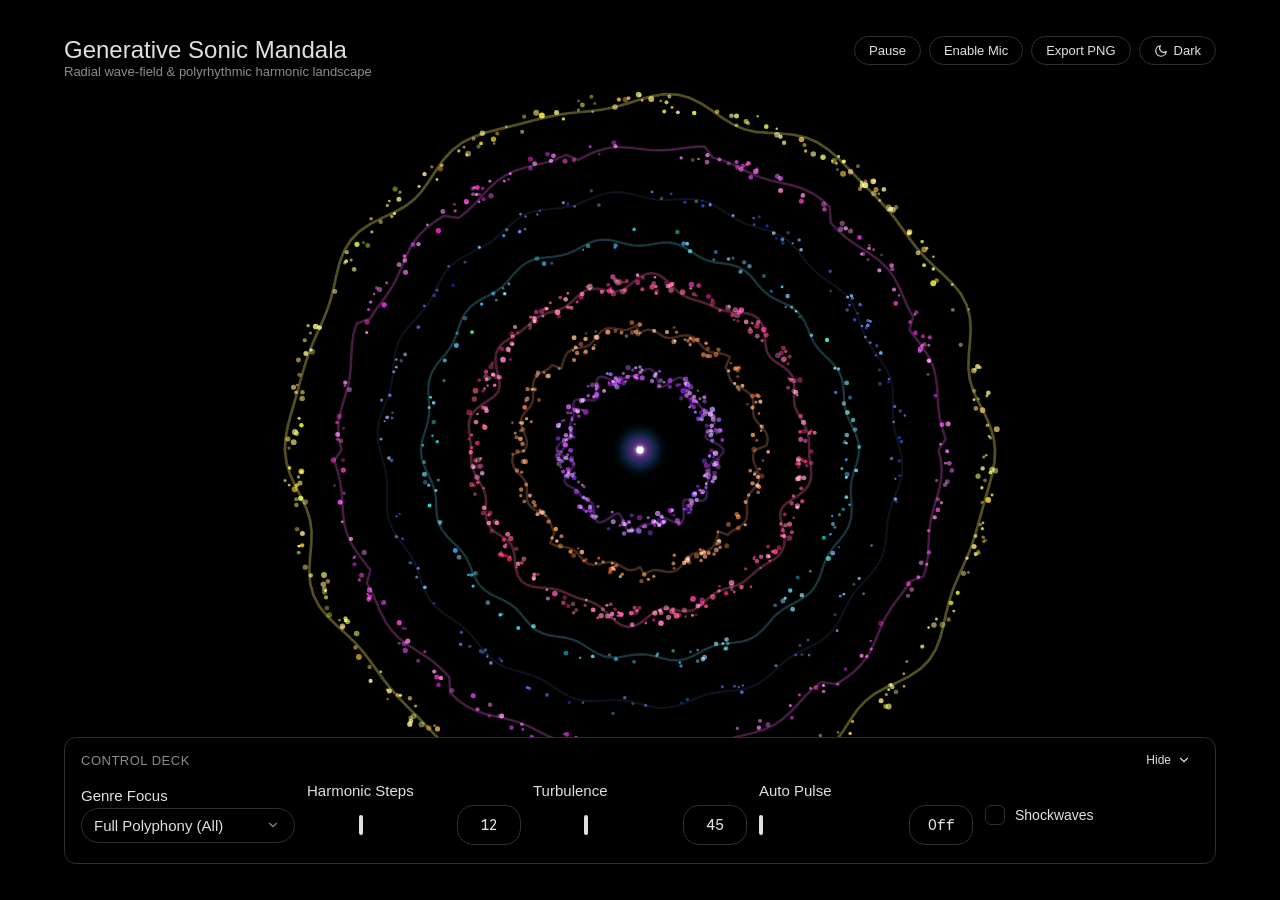
<file: src/index.html>
<!doctype html>
<html lang="en">

<head>
  <meta charset="UTF-8" />
  <meta name="viewport" content="width=device-width, initial-scale=1.0, viewport-fit=cover" />
  <meta name="theme-color" content="#000000" />
  <meta name="color-scheme" content="dark light" />
  <meta name="description"
    content="Interactive generative audio-reactive mandala artwork with polyrhythmic frequency bands." />
  <title>Generative Sonic Mandala</title>

  <!--
    Google Fonts loaded as <link> tags instead of CSS @import.
    <link> tags are fetched in parallel with HTML parsing; @import blocks CSSOM construction.
    The CSS variable fallback chain (Google Sans Flex → Google Sans → sans-serif) ensures
    the app works identically offline without any layout shift.
  -->
  <link rel="preconnect" href="https://fonts.googleapis.com" />
  <link rel="preconnect" href="https://fonts.gstatic.com" crossorigin />
  <link rel="stylesheet"
    href="https://fonts.googleapis.com/css2?family=Google+Sans+Flex:ital,wght@0,300..700;1,300..700&family=Google+Sans+Code:ital,wght,MONO@0,300..700,0..1;1,300..700,0..1&display=swap" />

  <!-- Theme & viewport height init: runs before body paint to prevent FOUC / theme flash -->
  <script>
    (function () {
      function setAppHeight() {
        document.documentElement.style.setProperty("--app-height", window.innerHeight + "px");
      }
      setAppHeight();
      window.addEventListener("resize", setAppHeight, { passive: true });
      window.addEventListener("orientationchange", setAppHeight, { passive: true });

      var saved = localStorage.getItem("mandala_theme") || "dark";
      var prefersDark = window.matchMedia && window.matchMedia("(prefers-color-scheme: dark)").matches;
      var effective = saved === "system" ? (prefersDark ? "dark" : "light") : saved;
      document.documentElement.setAttribute("data-theme", effective);
      document.documentElement.setAttribute("data-theme-setting", saved);
    })();
  </script>

  <!-- External Stylesheet (relative to src/ document root) -->
  <link rel="stylesheet" href="css/style.css" />

  <!-- Application Logic (relative to src/ document root) -->
  <script src="js/app.js" defer></script>
</head>

<body>
  <div class="widget-container">
    <div class="widget-header hud" id="hudHeader">
      <div class="widget-header-content">
        <div>
          <!-- Standalone page single h1 -->
          <h1 class="widget-title">Generative Sonic Mandala</h1>
          <p class="widget-subtitle">Radial wave-field &amp; polyrhythmic harmonic landscape</p>
        </div>
        <div class="widget-header-actions">
          <button id="playPauseBtn" type="button" class="hdr-btn" aria-pressed="false"
            aria-label="Pause the visualiser animation">
            Pause
          </button>
          <button id="audioBtn" type="button" class="hdr-btn"
            aria-label="Toggle microphone input for audio-reactive mode">
            Enable Mic
          </button>
          <button id="exportBtn" type="button" class="hdr-btn" aria-label="Export current mandala frame as a PNG image">
            Export PNG
          </button>
          <button id="themeBtn" type="button" class="hdr-btn" title="Theme: System (click to switch mode)"
            aria-label="Theme: System. Click to cycle theme.">
            <span id="themeIcon" style="display: inline-flex; align-items: center; width: 14px; height: 14px;"></span>
            <span id="themeLabel">System</span>
          </button>
        </div>
      </div>
    </div>

    <div class="viewport-container" id="viewportWrapper">
      <!--
        role="img" + aria-label so screen readers identify the canvas.
        tabindex="-1": the canvas is never a focus stop; keys are handled globally by HudCtrl.
      -->
      <canvas id="mandalaCanvas" tabindex="-1" role="img"
        aria-label="Generative sonic mandala — interactive radial waveform visualization. Click or tap to emit an acoustic impulse, double-click for a mega impulse, hover to inspect frequency bands.">
      </canvas>
      <div id="freqTag" class="canvas-overlay-tag" style="opacity: 0" aria-hidden="true"></div>
    </div>

    <div class="control-deck hud" id="controlDeck">
      <div class="control-deck-header" id="deckHeader">
        <span class="control-deck-title">Control Deck</span>
        <!-- aria-controls links button to its controlled region -->
        <button class="control-deck-toggle" type="button" aria-expanded="true" aria-controls="deckBody"
          aria-label="Toggle control panel visibility">
          <span id="toggleText">Hide</span>
          <svg viewBox="0 0 24 24" fill="none" stroke="currentColor" stroke-width="2" stroke-linecap="round"
            stroke-linejoin="round" aria-hidden="true">
            <polyline points="6 9 12 15 18 9"></polyline>
          </svg>
        </button>
      </div>

      <div class="control-deck-body" id="deckBody">
        <div class="control-grid">
          <div class="control-item">
            <label class="control-label" for="genreSelect">Genre Focus</label>
            <select id="genreSelect" class="lumi-select" data-key="genre"
              aria-label="Select frequency band genre focus">
              <option value="all" selected="">Full Polyphony (All)</option>
              <option value="metal">Progressive Metal</option>
              <option value="rock">Alternative &amp; Heavy Rock</option>
              <option value="pop">Kinetic Pop</option>
              <option value="sub">Sub-Bass &amp; Low-End</option>
              <option value="ambient">Ambient Soundscape</option>
              <option value="synth">Synthwave</option>
              <option value="dnb">Drum &amp; Bass</option>
            </select>
          </div>

          <div class="control-item">
            <label class="control-label" for="complexitySlider">Harmonic Steps</label>
            <div class="lumi-slider-container">
              <!--
                aria-valuemin/max/now/text provide semantic slider state
                for screen readers, updated live in InteractionCtrl.
              -->
              <input type="range" id="complexitySlider" class="lumi-slider" data-key="complexity" min="4" max="24"
                value="12" style="--progress: 40%" aria-valuemin="4" aria-valuemax="24" aria-valuenow="12"
                aria-valuetext="12 harmonic steps" />
              <div id="complexitySlider-val" class="lumi-slider-value" aria-hidden="true">12</div>
            </div>
          </div>

          <div class="control-item">
            <label class="control-label" for="resonanceSlider">Turbulence</label>
            <div class="lumi-slider-container">
              <input type="range" id="resonanceSlider" class="lumi-slider" data-key="resonance" min="10" max="100"
                value="45" style="--progress: 38.8888%" aria-valuemin="10" aria-valuemax="100" aria-valuenow="45"
                aria-valuetext="45% turbulence" />
              <div id="resonanceSlider-val" class="lumi-slider-value" aria-hidden="true">45</div>
            </div>
          </div>

          <div class="control-item">
            <label class="control-label" for="autoSlider">Auto Pulse</label>
            <div class="lumi-slider-container">
              <input type="range" id="autoSlider" class="lumi-slider" data-key="autoPulse" min="0" max="10" step="1"
                value="0" style="--progress: 0%" aria-valuemin="0" aria-valuemax="10" aria-valuenow="0"
                aria-valuetext="Off" />
              <div id="autoSlider-val" class="lumi-slider-value" aria-hidden="true">Off</div>
            </div>
          </div>

          <div class="control-item control-item--checkbox">
            <label class="lumi-checkbox-label" for="shockwavesCheckbox">
              <input type="checkbox" id="shockwavesCheckbox" class="lumi-checkbox" data-key="shockwaves"
                aria-label="Toggle impulse shockwave rings" />
              <span>Shockwaves</span>
            </label>
          </div>
        </div>
      </div>
    </div>
  </div>
</body>

</html>
</file>
<file: src/css/style.css>
/* ============================================================
 * DESIGN TOKENS
 * ============================================================ */
:root {
  --ff-sans: "Google Sans Flex", "Google Sans Text", "Google Sans", sans-serif;
  --ff-mono: "Google Sans Code", "Google Sans Mono", monospace;
  --lumi-sys-spacing--xs: 4px;
  --lumi-sys-spacing--s: 8px;
  --lumi-sys-spacing--m: 12px;
  --lumi-sys-spacing--l: 16px;
  --lumi-sys-shape--medium: 12px;
  --lumi-sys-shape--full: 999px;
  /* C9 FIX: Motion scale token — set to 0.15 under reduced-motion preference */
  --motion-scale: 1.0;
}

/* C9 FIX: Honour OS-level prefers-reduced-motion */
@media (prefers-reduced-motion: reduce) {
  :root {
    --motion-scale: 0.15;
  }
}

:root,
:root[data-theme="dark"],
body.dark-mode {
  /* True black (#000) for OLED: unlit subpixels. */
  --body-bg: #000000;
  --lumi-sys-color--surface-dim: #000000;
  --lumi-sys-color--on-surface: #e0e0e0;
  --lumi-sys-color--on-surface-variant: rgba(255, 255, 255, 0.55);
  --lumi-sys-color--stroke-default: #2d2f38;
  --surface-dim: #000000;
  --on-surface: #e0e0e0;
  --on-surface-variant: rgba(255, 255, 255, 0.55);
  --stroke-default: #2d2f38;
  --surface-translucent: rgba(0, 0, 0, 0.88);
  --slider-val-bg: #000000;
  --slider-track-active: #e0e0e0;
  --slider-track-inactive: rgba(255, 255, 255, 0.12);
  --hover-overlay: rgba(255, 255, 255, 0.05);
  --theme-btn-hover: rgba(255, 255, 255, 0.08);
  color-scheme: dark;
}

:root[data-theme="light"],
body.light-mode {
  --body-bg: #f5f6f8;
  --lumi-sys-color--surface-dim: #ffffff;
  --lumi-sys-color--on-surface: #1f1f1f;
  --lumi-sys-color--on-surface-variant: #5f6368;
  --lumi-sys-color--stroke-default: #dadce0;
  --surface-dim: #ffffff;
  --on-surface: #1f1f1f;
  --on-surface-variant: #5f6368;
  --stroke-default: #d1d5db;
  --surface-translucent: rgba(255, 255, 255, 0.92);
  --slider-val-bg: #f1f3f4;
  --slider-track-active: #1a73e8;
  --slider-track-inactive: rgba(0, 0, 0, 0.12);
  --hover-overlay: rgba(0, 0, 0, 0.04);
  --theme-btn-hover: rgba(0, 0, 0, 0.06);
  color-scheme: light;
}

/* Fallback for system preference before JS initializes */
@media (prefers-color-scheme: light) {
  :root:not([data-theme="dark"]) {
    --body-bg: #f5f6f8;
    --lumi-sys-color--surface-dim: #ffffff;
    --lumi-sys-color--on-surface: #1f1f1f;
    --lumi-sys-color--on-surface-variant: #5f6368;
    --lumi-sys-color--stroke-default: #dadce0;
    --surface-dim: #ffffff;
    --on-surface: #1f1f1f;
    --on-surface-variant: #5f6368;
    --stroke-default: #d1d5db;
    --surface-translucent: rgba(255, 255, 255, 0.92);
    --slider-val-bg: #f1f3f4;
    --slider-track-active: #1a73e8;
    --slider-track-inactive: rgba(0, 0, 0, 0.12);
    --hover-overlay: rgba(0, 0, 0, 0.04);
    --theme-btn-hover: rgba(0, 0, 0, 0.06);
    color-scheme: light;
  }
}

/* ============================================================
 * LAYOUT
 * ============================================================ */
html,
body {
  margin: 0;
  padding: 0;
  overflow: hidden;
  font-family: var(--ff-sans, sans-serif);
  background: var(--body-bg, #000000);
  color: var(--on-surface, #e0e0e0);
  width: 100%;
  height: 100%;
  height: 100vh;
  height: var(--app-height, 100dvh);
  height: 100dvh;
}

.widget-container {
  position: relative;
  width: 100%;
  height: 100%;
  background: #000000;
  padding: var(--lumi-sys-spacing--m, 12px);
  padding-top: max(var(--lumi-sys-spacing--m, 12px), env(safe-area-inset-top, 0px));
  padding-bottom: max(var(--lumi-sys-spacing--m, 12px), env(safe-area-inset-bottom, 0px));
  padding-left: max(var(--lumi-sys-spacing--m, 12px), env(safe-area-inset-left, 0px));
  padding-right: max(var(--lumi-sys-spacing--m, 12px), env(safe-area-inset-right, 0px));
  box-sizing: border-box;
  display: flex;
  flex-direction: column;
  gap: var(--lumi-sys-spacing--m, 12px);
}

.widget-header {
  display: flex;
  flex-direction: column;
  gap: 2px;
  flex-shrink: 0;
}

/* HUD overlays the full-bleed canvas so showing/hiding never reflows or resizes it.
   Insets keep it inside the TV overscan-safe area (~5%). */
.widget-header.hud,
.control-deck.hud {
  position: absolute;
  z-index: 20;
  left: max(5vw, env(safe-area-inset-left, 0px));
  right: max(5vw, env(safe-area-inset-right, 0px));
}

.widget-header.hud {
  top: max(4vh, env(safe-area-inset-top, 0px));
}

.control-deck.hud {
  bottom: max(4vh, env(safe-area-inset-bottom, 0px));
}

/* Auto-hide: fade out, then visibility:hidden removes controls from the tab order
   and hit testing (HudCtrl also sets inert + tabindex=-1). */
.hud {
  opacity: 1;
  visibility: visible;
  transition: opacity 0.35s ease-out, visibility 0s linear 0s;
}

body.hud-hidden .hud {
  opacity: 0;
  visibility: hidden;
  pointer-events: none;
  transition: opacity 0.9s ease-in-out, visibility 0s linear 0.9s;
}

body.hud-hidden canvas#mandalaCanvas {
  cursor: none;
}

@media (prefers-reduced-motion: reduce) {

  .hud,
  body.hud-hidden .hud {
    transition-duration: 0.01s, 0s;
  }
}

.widget-header-content {
  display: flex;
  justify-content: space-between;
  align-items: flex-start;
  gap: 8px;
}

.widget-header-actions {
  display: flex;
  gap: 8px;
  flex-shrink: 0;
}

.widget-title {
  margin: 0;
  font-size: 24px;
  font-weight: 380;
  color: var(--on-surface, #e0e0e0);
}

.widget-subtitle {
  margin: 0;
  font-size: 13px;
  color: var(--on-surface-variant, rgba(255, 255, 255, 0.55));
}

.viewport-container {
  position: absolute;
  inset: 0;
  overflow: hidden;
  border-radius: 0;
  background: var(--surface-dim, #000000);
  border: 0;
}

canvas#mandalaCanvas {
  display: block;
  width: 100%;
  height: 100%;
  cursor: crosshair;
  /* C1 FIX: touch-action on the interactive element itself, not the wrapper */
  touch-action: none;
}

.canvas-overlay-tag {
  position: absolute;
  pointer-events: none;
  padding: 4px 8px;
  border-radius: var(--lumi-sys-shape--full, 999px);
  background: var(--surface-translucent, rgba(24, 24, 27, 0.88));
  color: var(--on-surface, #ffffff);
  font-family: var(--ff-mono, monospace);
  font-size: 12px;
  border: 1px solid var(--stroke-default, #2d2f38);
  transform: translate(-50%, -100%);
  margin-top: -10px;
  opacity: 0;
  transition: opacity 0.15s ease-out;
  white-space: nowrap;
  z-index: 10;
  box-shadow: 0 4px 12px rgba(0, 0, 0, 0.3);
}

/* ============================================================
 * C4 FIX: Header button class — replaces all inline style="" blocks
 * ============================================================ */
.hdr-btn {
  background: var(--surface-dim);
  color: var(--on-surface);
  border: 1px solid var(--stroke-default);
  cursor: pointer;
  padding: 6px 14px;
  border-radius: 999px;
  font-size: 13px;
  font-family: var(--ff-sans, sans-serif);
  display: inline-flex;
  align-items: center;
  gap: 6px;
  user-select: none;
  transition: background-color 0.2s, color 0.2s, border-color 0.2s;
}

.hdr-btn:hover {
  background: var(--theme-btn-hover, rgba(255, 255, 255, 0.08));
}

/* ============================================================
 * COLLAPSIBLE CONTROL DECK
 * ============================================================ */
.control-deck {
  display: flex;
  flex-direction: column;
  background: var(--surface-dim, #141414);
  border-radius: var(--lumi-sys-shape--medium, 12px);
  border: 1px solid var(--stroke-default, #2d2f38);
  overflow: hidden;
  transition: all 0.25s ease-out;
  flex-shrink: 0;
}

.control-deck-header {
  display: flex;
  justify-content: space-between;
  align-items: center;
  padding: 10px 16px;
  min-height: 44px;
  box-sizing: border-box;
  cursor: pointer;
  user-select: none;
}

.control-deck-header:hover {
  background: var(--hover-overlay, rgba(255, 255, 255, 0.03));
}

.control-deck-title {
  font-size: 13px;
  font-weight: 500;
  color: var(--on-surface-variant, rgba(255, 255, 255, 0.55));
  text-transform: uppercase;
  letter-spacing: 0.5px;
}

.control-deck-toggle {
  background: transparent;
  border: none;
  color: var(--on-surface, #e0e0e0);
  cursor: pointer;
  padding: 4px 8px;
  display: flex;
  align-items: center;
  gap: 6px;
  font-size: 12px;
  min-height: auto;
}

.control-deck-toggle svg {
  width: 14px;
  height: 14px;
  transition: transform 0.25s ease-out;
  transform: rotate(0deg);
}

.control-deck.is-collapsed .control-deck-toggle svg {
  transform: rotate(180deg);
}

.control-deck-body {
  padding: 0 16px 16px 16px;
  max-height: min(320px, 45vh);
  overflow-y: auto;
  opacity: 1;
  transition:
    max-height 0.25s ease-out,
    opacity 0.2s ease-out,
    padding 0.25s ease-out;
}

.control-deck.is-collapsed .control-deck-body {
  max-height: 0;
  opacity: 0;
  padding-top: 0;
  padding-bottom: 0;
  overflow: hidden;
  pointer-events: none;
}

/* Small screens / mobile responsiveness */
@media (max-width: 640px) {
  .widget-header-content {
    flex-wrap: wrap;
    gap: 6px;
  }

  .widget-header-actions {
    flex-wrap: wrap;
    gap: 6px;
  }

  .widget-title {
    font-size: 18px;
  }

  .widget-subtitle {
    font-size: 11px;
  }

  .hdr-btn {
    padding: 5px 10px;
    font-size: 12px;
  }
}

/* ============================================================
 * CONTROLS
 * ============================================================ */
.control-grid {
  display: grid;
  grid-template-columns: repeat(auto-fit, minmax(200px, 1fr));
  gap: var(--lumi-sys-spacing--m, 12px);
  align-items: center;
}

.control-item {
  display: flex;
  flex-direction: column;
  gap: var(--lumi-sys-spacing--xs, 4px);
}

.control-label {
  font-size: 15px;
  color: var(--on-surface, #e0e0e0);
}

.lumi-select {
  appearance: none;
  width: 100%;
  padding: 8px 40px 8px 12px;
  border: 1px solid var(--stroke-default, #2d2f38);
  border-radius: var(--lumi-sys-shape--full, 999px);
  background-color: var(--surface-dim, #141414);
  color: var(--on-surface, #e0e0e0);
  font-family: var(--ff-sans, sans-serif);
  font-size: 15px;
  cursor: pointer;
  background-image: url("data:image/svg+xml,%3Csvg xmlns='http://www.w3.org/2000/svg' width='16' height='16' viewBox='0 0 24 24' fill='none' stroke='%2380868b' stroke-width='2' stroke-linecap='round' stroke-linejoin='round'%3E%3Cpolyline points='6 9 12 15 18 9'/%3E%3C/svg%3E");
  background-repeat: no-repeat;
  background-position: right 14px center;
  background-size: 14px;
  box-sizing: border-box;
}

.lumi-slider-container {
  display: flex;
  align-items: center;
  gap: 16px;
  width: 100%;
}

.lumi-slider {
  appearance: none;
  width: calc(100% + 28px);
  margin-left: -14px;
  margin-right: -14px;
  height: 40px;
  background: transparent;
  cursor: pointer;
  box-sizing: border-box;
}

.lumi-slider:focus {
  outline: none;
}

/* Spatial-focus indicators for D-pad navigation (visible from 3m away). */
.hdr-btn:focus-visible,
.control-deck-toggle:focus-visible,
.lumi-select:focus-visible,
.lumi-slider:focus-visible {
  outline: 3px solid #ffffff;
  outline-offset: 2px;
}

.lumi-slider:focus-visible {
  outline-offset: -2px;
  border-radius: 20px;
}

.lumi-slider::-webkit-slider-runnable-track {
  height: 4px;
  --thumb-center: calc(14px + (100% - 28px) * (var(--progress, 50%) / 100%));
  --active-end: calc(var(--thumb-center) - 8px + (var(--progress, 50%) / 100%) * 6px);
  background-image:
    radial-gradient(circle at calc(100% - 18px) center,
      #757575 2px,
      transparent 2.5px),
    linear-gradient(to right,
      transparent 0,
      transparent 14px,
      var(--slider-track-active, #e0e0e0) 14px,
      var(--slider-track-active, #e0e0e0) var(--active-end),
      transparent var(--active-end),
      transparent calc(var(--thumb-center) + 8px),
      var(--slider-track-inactive, rgba(255, 255, 255, 0.12)) calc(var(--thumb-center) + 8px),
      var(--slider-track-inactive, rgba(255, 255, 255, 0.12)) calc(100% - 16px),
      transparent calc(100% - 16px),
      transparent 100%);
  border-radius: var(--lumi-sys-shape--full, 999px);
}

.lumi-slider::-webkit-slider-thumb {
  appearance: none;
  width: 32px;
  height: 32px;
  border-radius: 50%;
  background-color: transparent;
  background-image: url("data:image/svg+xml,%3Csvg xmlns='http://www.w3.org/2000/svg' width='32' height='32' viewBox='0 0 32 32'%3E%3Crect x='14' y='6' width='4' height='20' rx='2' fill='%23e0e0e0'/%3E%3C/svg%3E");
  background-size: 32px 32px;
  background-repeat: no-repeat;
  background-position: center center;
  margin-top: -14px;
  cursor: pointer;
}

.lumi-slider-value {
  display: flex;
  align-items: center;
  justify-content: center;
  min-width: 64px;
  height: 40px;
  padding: 0px 12px;
  background-color: var(--slider-val-bg, #1c1c1c);
  border: 1px solid var(--stroke-default, #2d2f38);
  border-radius: 16px;
  font-family: var(--ff-mono, monospace);
  font-size: 15px;
  color: var(--on-surface, #e0e0e0);
  flex-shrink: 0;
  box-sizing: border-box;
}

:root[data-theme="light"] .lumi-slider::-webkit-slider-thumb,
body.light-mode .lumi-slider::-webkit-slider-thumb {
  background-image: url("data:image/svg+xml,%3Csvg xmlns='http://www.w3.org/2000/svg' width='32' height='32' viewBox='0 0 32 32'%3E%3Crect x='14' y='6' width='4' height='20' rx='2' fill='%231a73e8'/%3E%3C/svg%3E");
}

:root[data-theme="light"] .lumi-select,
body.light-mode .lumi-select {
  background-image: url("data:image/svg+xml,%3Csvg xmlns='http://www.w3.org/2000/svg' width='16' height='16' viewBox='0 0 24 24' fill='none' stroke='%235f6368' stroke-width='2' stroke-linecap='round' stroke-linejoin='round'%3E%3Cpolyline points='6 9 12 15 18 9'/%3E%3C/svg%3E");
}

/* Checkbox control item */
.control-item--checkbox {
  flex-direction: row;
  align-items: center;
  justify-content: flex-start;
  min-height: 40px;
}

.lumi-checkbox-label {
  display: inline-flex;
  align-items: center;
  gap: 10px;
  cursor: pointer;
  user-select: none;
  font-size: 14px;
  color: var(--on-surface, #e0e0e0);
}

.lumi-checkbox {
  appearance: none;
  -webkit-appearance: none;
  width: 20px;
  height: 20px;
  margin: 0;
  border: 1.5px solid var(--stroke-default, #3a3d47);
  border-radius: 6px;
  background-color: var(--surface-dim, #141414);
  cursor: pointer;
  display: inline-grid;
  place-content: center;
  transition: background-color 0.15s ease, border-color 0.15s ease, box-shadow 0.15s ease;
}

.lumi-checkbox:hover {
  border-color: var(--stroke-hover, #646775);
}

.lumi-checkbox:checked {
  background-color: var(--accent, #7053ff);
  border-color: var(--accent, #7053ff);
}

.lumi-checkbox:checked::before {
  content: "";
  width: 10px;
  height: 6px;
  border-left: 2px solid #ffffff;
  border-bottom: 2px solid #ffffff;
  transform: rotate(-45deg) translate(1px, -1px);
}

.lumi-checkbox:focus-visible {
  outline: 3px solid #ffffff;
  outline-offset: 2px;
}
</file>
